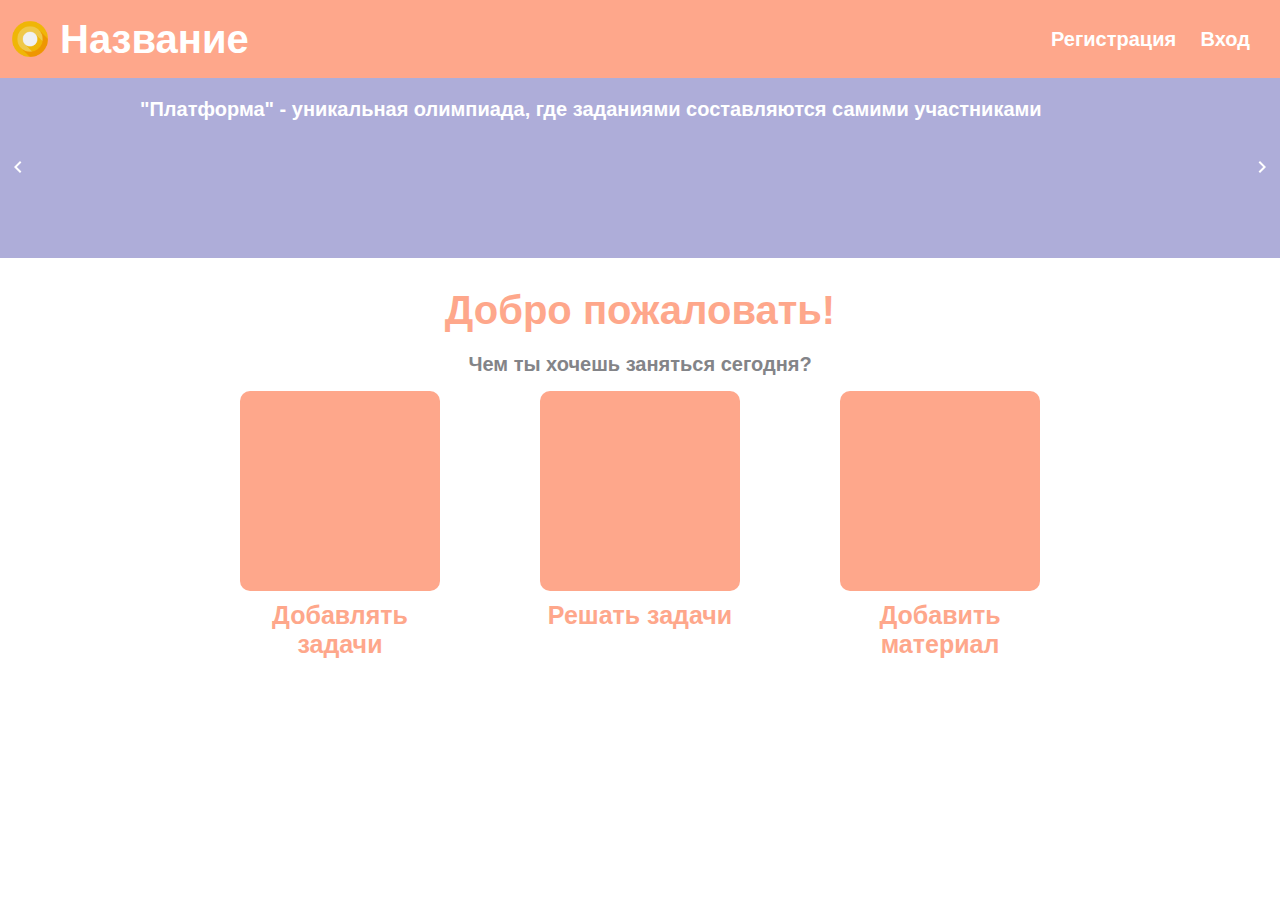
<file: index.html>
<!DOCTYPE html>
<html lang="ru">
<head>
    <meta charset="UTF-8">
    <meta name="viewport" content="width=device-width, initial-scale=1.0">
    <title>Название</title>
    <link rel="stylesheet" href="css/main.css">
</head>
<body>
    <div class="top-bar">
        <a href="index.html" class="logo">
            <img src="img/logo.png" alt="Logo" class="logo-img">
            <span class="logo-name">Название</span>
        </a>
        <div class="authent">
            <a href="signup.html" class="authent-link" id="signup">Регистрация</a>
            <a href="login.html" class="authent-link" id="login">Вход</a>
        </div>
        <a href="profile.html" class="user hide">
            <img src="img/avatar.jpg" alt="Avatar" class="user-avatar">
            <div class="user-info">
                <span class="user-name">Имя Фамилия</span><br>
                <span class="user-authent">вход выполнен</span>
            </div>
        </a>
    </div>
    <div class="phylosophy">
        <button class="phylosophy-slider-back"><img class="phylosophy-arrow-back" src="img/slider_arrow.svg" alt="back"></button>
        <div class="phylosophy-slider">
            <p class="phylosophy-text phylosophy-slider-1 active">"Платформа" - уникальная олимпиада, где заданиями составляются самими участниками</p>
            <p class="phylosophy-text phylosophy-slider-2">На сайте ты сможешь: <br>
                - решать существующие задания <br>
                - составлять свои <br>
                - собирать собственные подборки своих заданий <br>
                - использовать задания из банка в своих личных целях <br>
            </p>
            <p class="phylosophy-text phylosophy-slider-3">С помощью нашей олимпиады ты сможешь значительно улучшить процесс своего самообразования</p>
        </div>
        <button class="phylosophy-slider-forward"><img class="phylosophy-arrow-forward" src="img/slider_arrow.svg" alt="forward"></button>
    </div>
    <div class="welcome">
        <h1 class="welcome-h">Добро пожаловать!</h1>
        <h5 class="welcome-subh">Чем ты хочешь заняться сегодня?</h5>
        <div class="actions">
            <a href="addtask.html" class="action" id="add-action">
                <div class="action-img"></div>
                <span class="action-info">Добавлять задачи</span>
            </a>
            <a href="tasks.html" class="action" id="solve-action">
                <div class="action-img"></div>
                <span class="action-info">Решать задачи</span>
            </a>
            <a href="addcontent.html" class="action" id="add-content-action">
                <div class="action-img"></div>
                <span class="action-info">Добавить материал</span>
            </a>
        </div>
    </div>

    <script src="js/phylosophy_slider.js"></script>
</body>
</html>
</file>
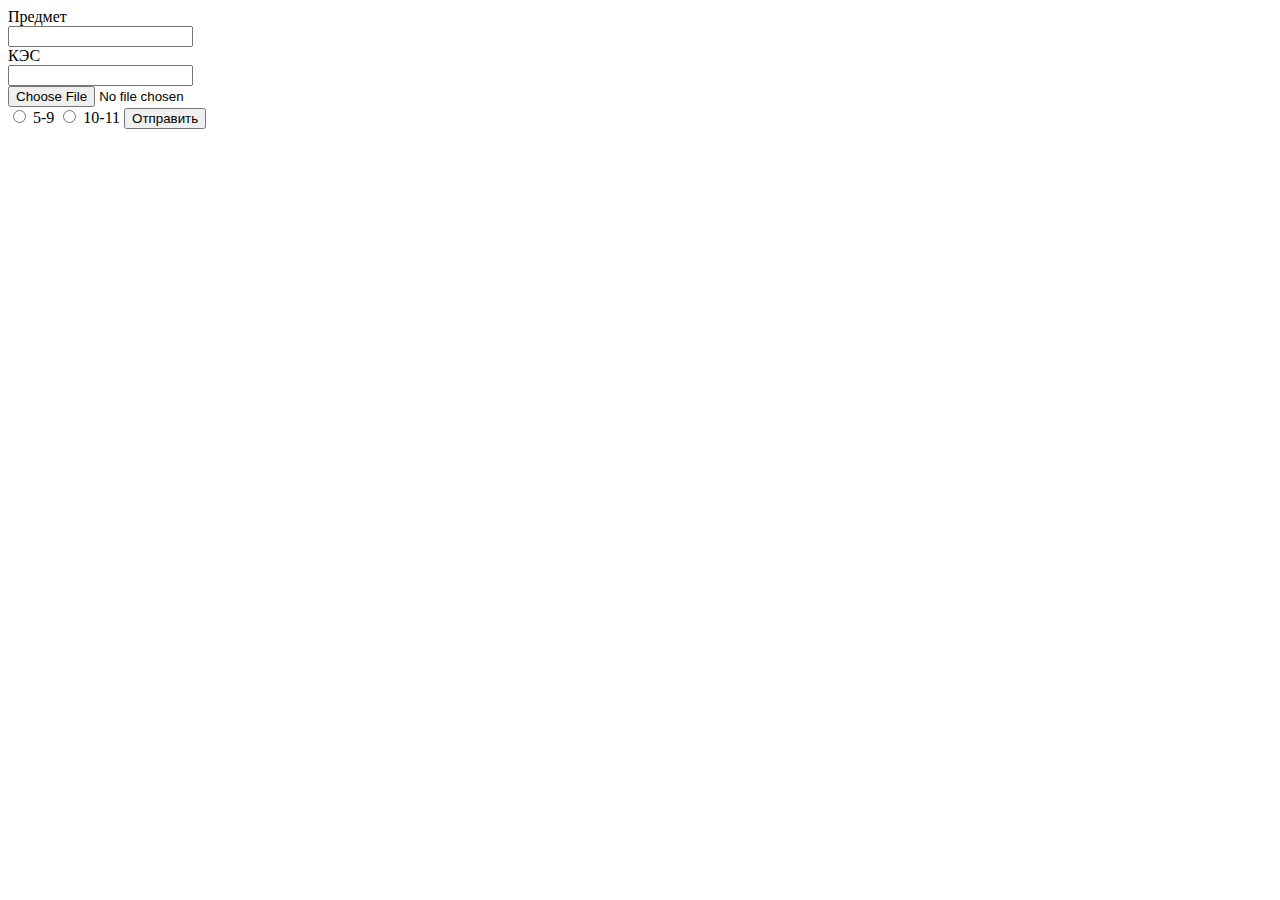
<file: addcontent.html>
<!DOCTYPE html>
<html lang="ru">
<head>
    <meta charset="UTF-8">
    <meta name="viewport" content="width=device-width, initial-scale=1.0">
    <title>Добавить материал</title>
</head>
<body>
    <form id="add-content">
        <label for="subject">Предмет</label><br>
        <input type="text" name="subject" id="subject"><br>
        <label for="kec">КЭС</label><br>
        <input type="text" id="kec" name="kec"><br>
        <input type="file" name="content" id="content"><br>
        <input type="radio" name="class" id="5-9">
        <label for="5-9">5-9</label>
        <input type="radio" name="class" id="10-11">
        <label for="10-11">10-11</label>
        <button id="add-content-btn">Отправить</button>
    </form>
</body>
</html>
</file>
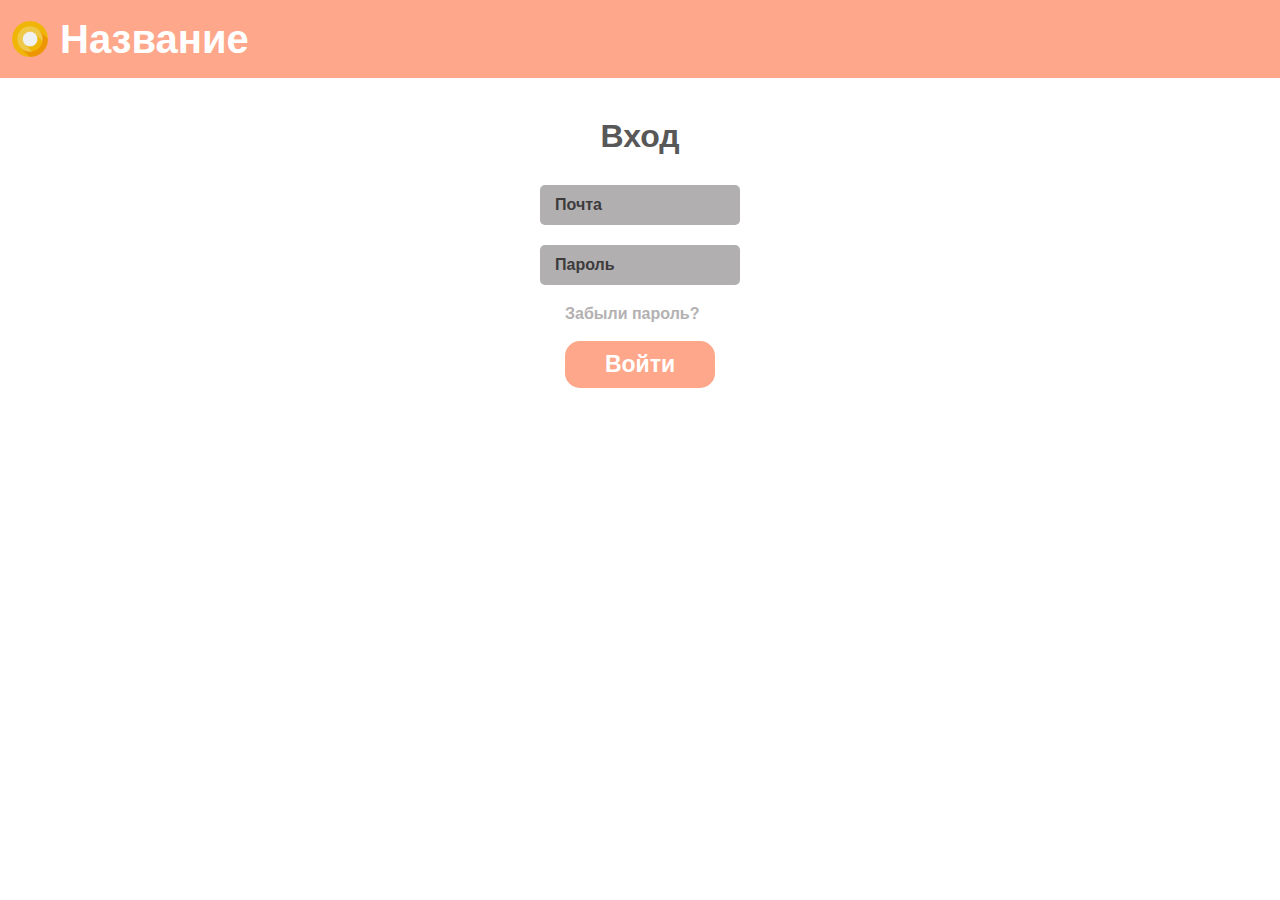
<file: login.html>
<!DOCTYPE html>
<html lang="ru">
<head>
    <meta charset="UTF-8">
    <meta name="viewport" content="width=device-width, initial-scale=1.0">
    <title>Вход</title>
    <link rel="stylesheet" href="css/login.css">
</head>
<body>
    <div class="top-bar">
        <a href="index.html" class="logo">
            <img src="img/logo.png" alt="Logo" class="logo-img">
            <span class="logo-name">Название</span>
        </a>
    </div>
    <div class="login">
        <div class="login-container">
            <h1 class="login-h">Вход</h1>
            <form class="login-form">
                <input type="text" class="login-form-input" placeholder="Почта" name="mail" id="mail">
                <input type="password" class="login-form-input" placeholder="Пароль" name="password" id="password">
                <a href="#" class="login-form-lost-pass">Забыли пароль?</a><br>
                <button class="login-form-btn" type="submit">Войти</button>
            </form>
        </div>
    </div>
</body>
</html>
</file>
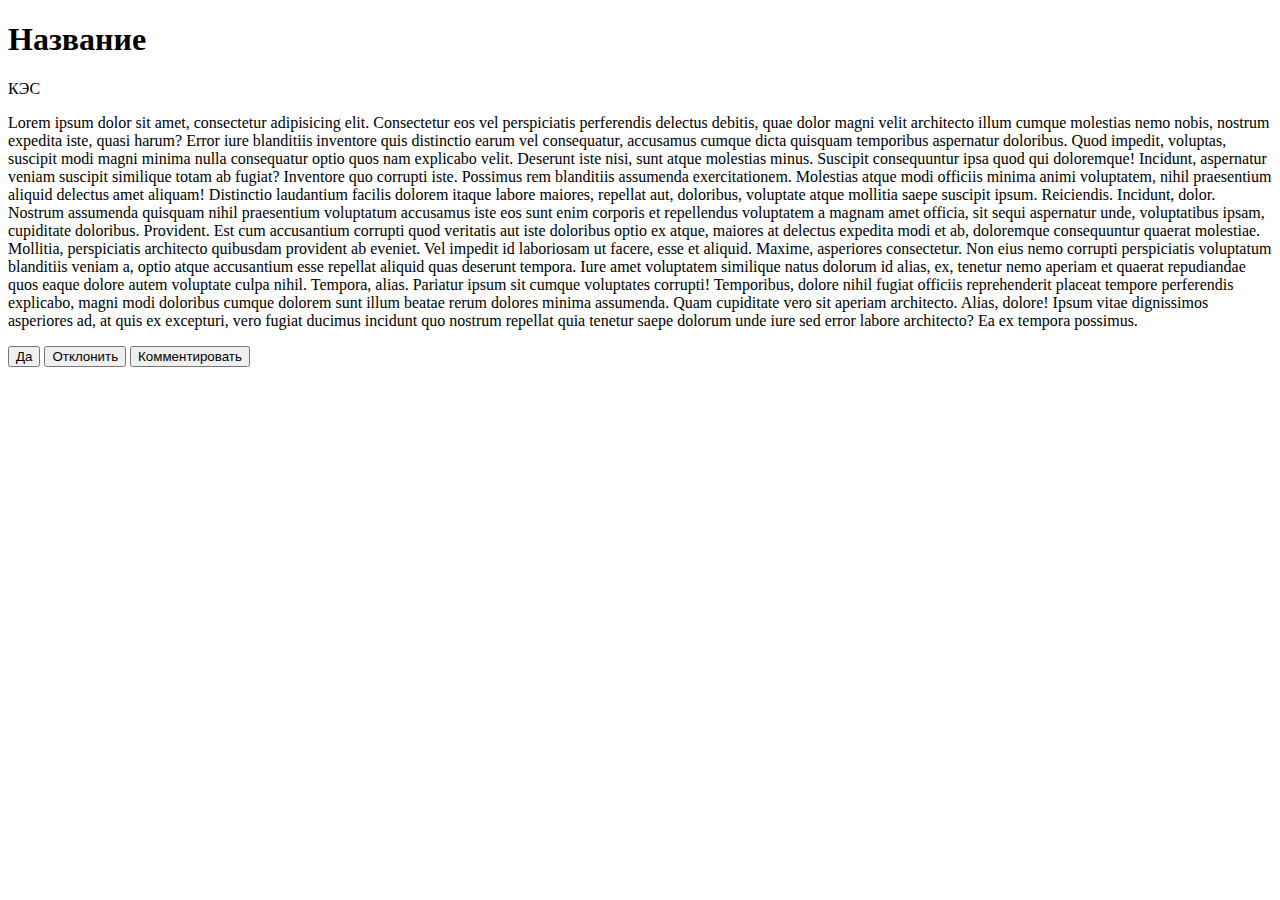
<file: modertask.html>
<!DOCTYPE html>
<html lang="ru">
<head>
    <meta charset="UTF-8">
    <meta name="viewport" content="width=device-width, initial-scale=1.0">
    <title>Document</title>
</head>
<body>
    <h1 class="name">Название</h1>
    <span class="kec">КЭС</span>
    <p class="content">Lorem ipsum dolor sit amet, consectetur adipisicing elit. Consectetur eos vel perspiciatis perferendis delectus debitis, quae dolor magni velit architecto illum cumque molestias nemo nobis, nostrum expedita iste, quasi harum?
    Error iure blanditiis inventore quis distinctio earum vel consequatur, accusamus cumque dicta quisquam temporibus aspernatur doloribus. Quod impedit, voluptas, suscipit modi magni minima nulla consequatur optio quos nam explicabo velit.
    Deserunt iste nisi, sunt atque molestias minus. Suscipit consequuntur ipsa quod qui doloremque! Incidunt, aspernatur veniam suscipit similique totam ab fugiat? Inventore quo corrupti iste. Possimus rem blanditiis assumenda exercitationem.
    Molestias atque modi officiis minima animi voluptatem, nihil praesentium aliquid delectus amet aliquam! Distinctio laudantium facilis dolorem itaque labore maiores, repellat aut, doloribus, voluptate atque mollitia saepe suscipit ipsum. Reiciendis.
    Incidunt, dolor. Nostrum assumenda quisquam nihil praesentium voluptatum accusamus iste eos sunt enim corporis et repellendus voluptatem a magnam amet officia, sit sequi aspernatur unde, voluptatibus ipsam, cupiditate doloribus. Provident.
    Est cum accusantium corrupti quod veritatis aut iste doloribus optio ex atque, maiores at delectus expedita modi et ab, doloremque consequuntur quaerat molestiae. Mollitia, perspiciatis architecto quibusdam provident ab eveniet.
    Vel impedit id laboriosam ut facere, esse et aliquid. Maxime, asperiores consectetur. Non eius nemo corrupti perspiciatis voluptatum blanditiis veniam a, optio atque accusantium esse repellat aliquid quas deserunt tempora.
    Iure amet voluptatem similique natus dolorum id alias, ex, tenetur nemo aperiam et quaerat repudiandae quos eaque dolore autem voluptate culpa nihil. Tempora, alias. Pariatur ipsum sit cumque voluptates corrupti!
    Temporibus, dolore nihil fugiat officiis reprehenderit placeat tempore perferendis explicabo, magni modi doloribus cumque dolorem sunt illum beatae rerum dolores minima assumenda. Quam cupiditate vero sit aperiam architecto. Alias, dolore!
    Ipsum vitae dignissimos asperiores ad, at quis ex excepturi, vero fugiat ducimus incidunt quo nostrum repellat quia tenetur saepe dolorum unde iure sed error labore architecto? Ea ex tempora possimus.</p>
    <button name="accept">Да</button>
    <button name="reject">Отклонить</button>
    <button name="comment">Комментировать</button>
</body>
</html>
</file>
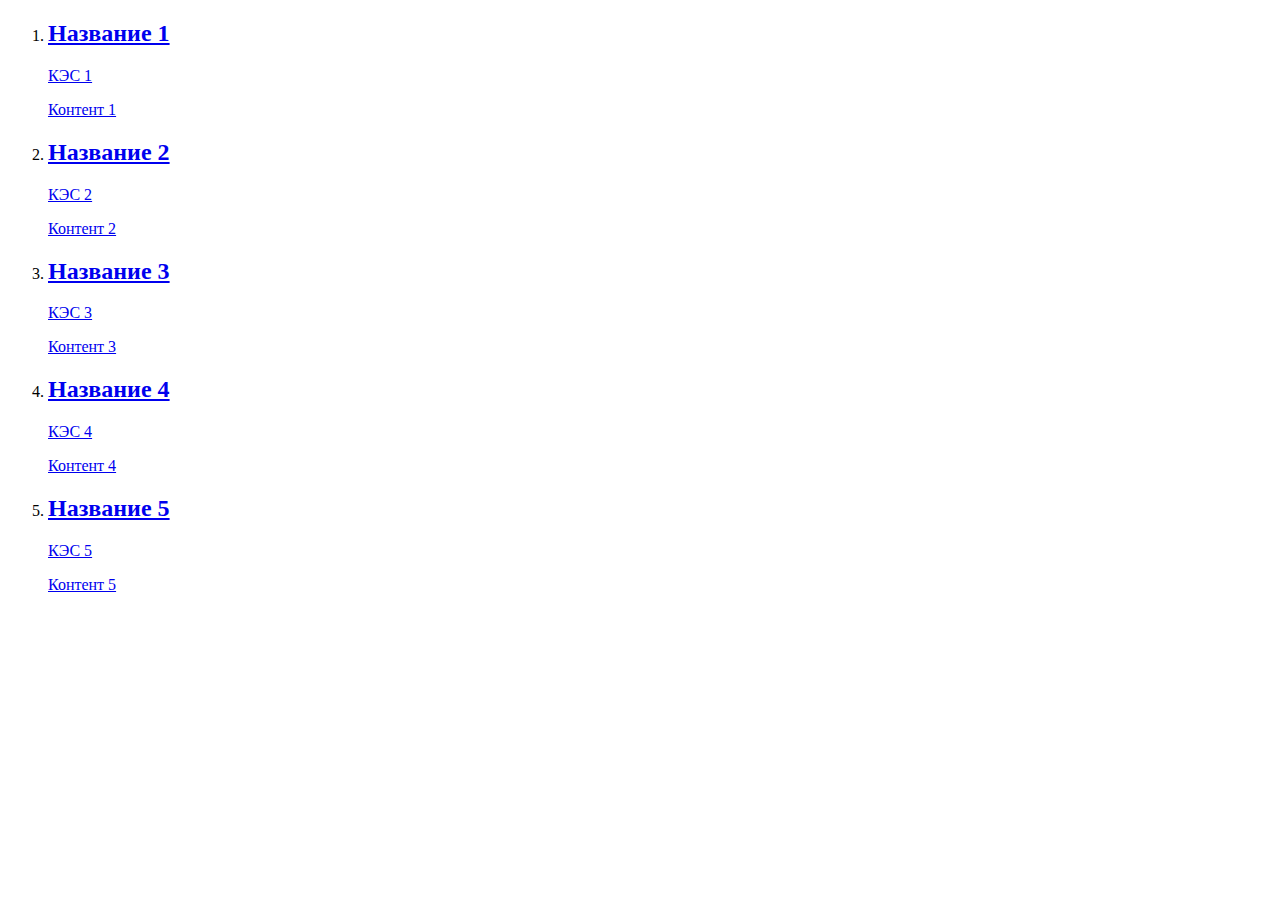
<file: modertasks.html>
<!DOCTYPE html>
<html lang="ru">
<head>
    <meta charset="UTF-8">
    <meta name="viewport" content="width=device-width, initial-scale=1.0">
    <title>Document</title>
</head>
<body>
    <ol>
        <li>
            <a href="modertask.html">
                <h2 class="name">Название 1</h2>
                <span class="kec">КЭС 1</span>
                <p class="content">Контент 1</p>
            </a>
        </li>
        <li>
            <a href="modertask.html">
                <h2 class="name">Название 2</h2>
                <span class="kec">КЭС 2</span>
                <p class="content">Контент 2</p>
            </a>
        </li>
        <li>
            <a href="modertask.html">
                <h2 class="name">Название 3</h2>
                <span class="kec">КЭС 3</span>
                <p class="content">Контент 3</p>
            </a>
        </li>
        <li>
            <a href="modertask.html">
                <h2 class="name">Название 4</h2>
                <span class="kec">КЭС 4</span>
                <p class="content">Контент 4</p>
            </a>
        </li>
        <li>
            <a href="modertask.html">
                <h2 class="name">Название 5</h2>
                <span class="kec">КЭС 5</span>
                <p class="content">Контент 5</p>
            </a>
        </li>
    </ol>
</body>
</html>
</file>
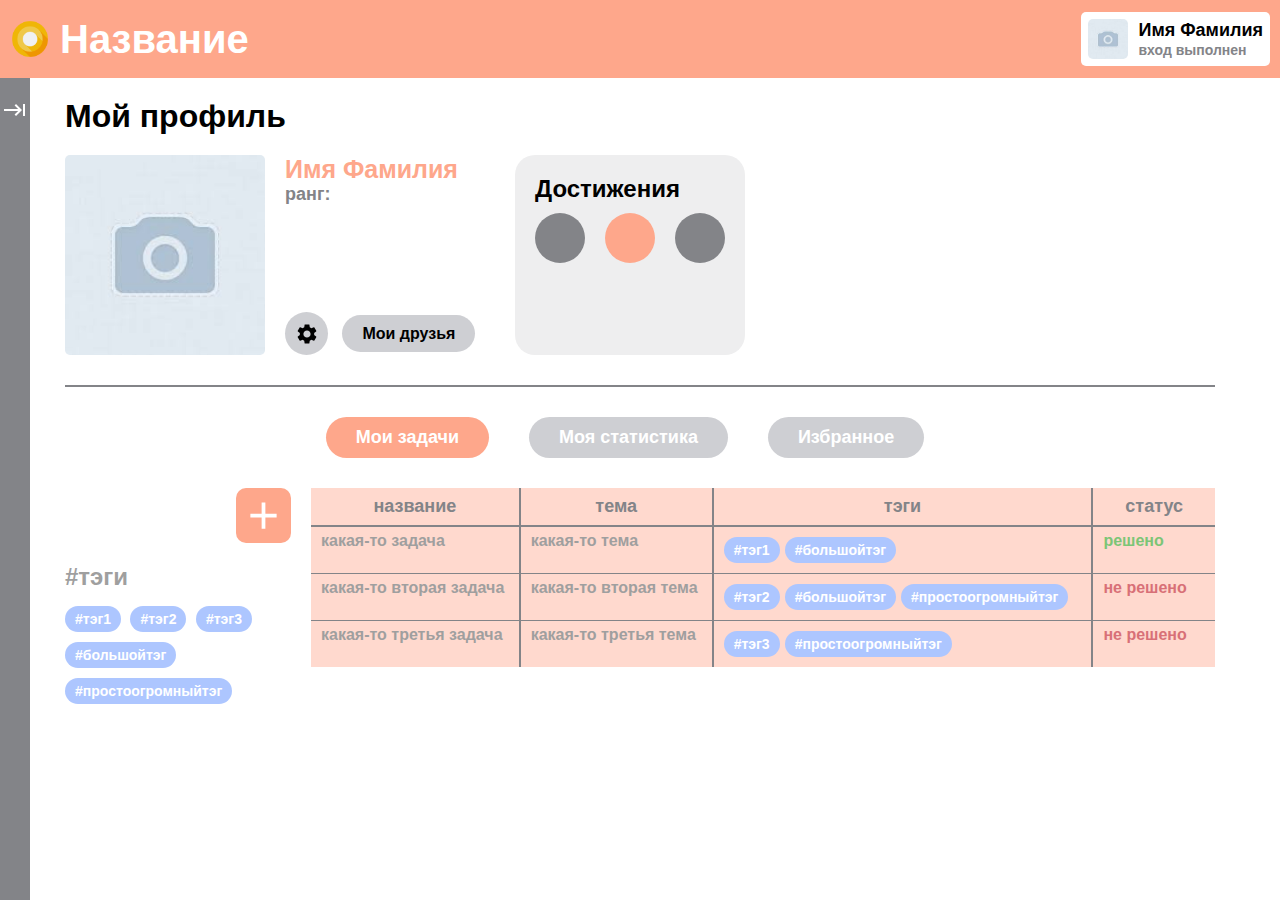
<file: profile.html>
<!DOCTYPE html>
<html lang="ru">
<head>
    <meta charset="UTF-8">
    <meta name="viewport" content="width=device-width, initial-scale=1.0">
    <title>Мой профиль</title>
    <link rel="stylesheet" href="css/profile.css">
</head>
<body>
    <div class="top-bar">
        <a href="index.html" class="logo">
            <img src="img/logo.png" alt="Logo" class="logo-img">
            <span class="logo-name">Название</span>
        </a>
        <a href="profile.html" class="user">
            <img src="img/avatar.jpg" alt="Avatar" class="user-avatar">
            <div class="user-info">
                <span class="user-name">Имя Фамилия</span><br>
                <span class="user-authent">вход выполнен</span>
            </div>
        </a>
    </div>
    <div class="sidebar hide">
        <div class="sidebar-hide">
            <span class="sidebar-hide-btn">Свернуть</span><img src="img/sidebar_arrow.svg" class="sidebar-burger"></img>
        </div>
        <nav class="nav">
            <a href="#" class="nav-link">Мой профиль</a>
            <a href="#" class="nav-link">Уведомления</a>
            <a href="#" class="nav-link">Новости</a>
            <a href="#" class="nav-link">Задачи</a>
            <a href="#" class="nav-link">Рейтинг</a>
        </nav>
    </div>
    <div class="profile">
        <h1 class="profile-h">Мой профиль</h1>
        <div class="profile-main">
            <img src="./img/avatar.jpg" alt="A" class="profile-avatar">
            <div class="profile-info">
                <div class="profile-info-main">
                    <span class="profile-name">Имя Фамилия</span>
                    <span class="profile-type">ранг: <span class="profile-rank"></span></span>
                </div>
                <div class="profile-info-interactive">
                    <a href="settings.html" class="profile-settings">
                        <svg width="24" height="24" viewBox="0 0 24 24" fill="none" xmlns="http://www.w3.org/2000/svg">
                            <path d="M19.14 12.94C19.18 12.64 19.2 12.33 19.2 12C19.2 11.68 19.18 11.36 19.13 11.06L21.16 9.48002C21.34 9.34002 21.39 9.07002 21.28 8.87002L19.36 5.55002C19.24 5.33002 18.99 5.26002 18.77 5.33002L16.38 6.29002C15.88 5.91002 15.35 5.59002 14.76 5.35002L14.4 2.81002C14.36 2.57002 14.16 2.40002 13.92 2.40002H10.08C9.84 2.40002 9.65 2.57002 9.61 2.81002L9.25 5.35002C8.66 5.59002 8.12 5.92002 7.63 6.29002L5.24 5.33002C5.02 5.25002 4.77 5.33002 4.65 5.55002L2.74 8.87002C2.62 9.08002 2.66 9.34002 2.86 9.48002L4.89 11.06C4.84 11.36 4.8 11.69 4.8 12C4.8 12.31 4.82 12.64 4.87 12.94L2.84 14.52C2.66 14.66 2.61 14.93 2.72 15.13L4.64 18.45C4.76 18.67 5.01 18.74 5.23 18.67L7.62 17.71C8.12 18.09 8.65 18.41 9.24 18.65L9.6 21.19C9.65 21.43 9.84 21.6 10.08 21.6H13.92C14.16 21.6 14.36 21.43 14.39 21.19L14.75 18.65C15.34 18.41 15.88 18.09 16.37 17.71L18.76 18.67C18.98 18.75 19.23 18.67 19.35 18.45L21.27 15.13C21.39 14.91 21.34 14.66 21.15 14.52L19.14 12.94ZM12 15.6C10.02 15.6 8.4 13.98 8.4 12C8.4 10.02 10.02 8.40002 12 8.40002C13.98 8.40002 15.6 10.02 15.6 12C15.6 13.98 13.98 15.6 12 15.6Z" fill="#000000"/>
                        </svg>
                    </a>
                    <a href="friends.html" class="profile-friends">Мои друзья</a>
                </div>
            </div>
            <div class="profile-achieves">
                <h2 class="achieves-h">Достижения</h2>
                <div class="profile-achieves-block">
                    <div class="profile-achievement"></div>
                    <div class="profile-achievement"></div>
                    <div class="profile-achievement"></div>
                </div>
            </div>
        </div>
        <div class="profile-tabs-btns">
            <button href="#" class="profile-tab-btn active" id="tasks">Мои задачи</button>
            <button href="#" class="profile-tab-btn" id="stats">Моя статистика</button>
            <button href="#" class="profile-tab-btn" id="favourite">Избранное</button>
        </div>
        <div class="tasks-tab active">
            <div class="tasks-interact">
                <a href="addtask.html" class="add-task" data-tooltip="Добавить новую задачу"><img src="img/add.svg" alt="+" class="add-task-icon"></a>
                <div class="tasks-tags">
                    <h2 class="tasks-tags-h">#тэги</h2>
                    <span class="tasks-tag tasks-tag-btn" data-bg="#fbc89d">тэг1</span>
                    <span class="tasks-tag tasks-tag-btn" data-bg="#dcc7ff">тэг2</span>
                    <span class="tasks-tag tasks-tag-btn" data-bg="#cae59e">тэг3</span>
                    <span class="tasks-tag tasks-tag-btn" data-bg="#86b38c">большойтэг</span>
                    <span class="tasks-tag tasks-tag-btn" data-bg="#adc6ff">простоогромныйтэг</span>
                </div>
            </div>
            <div class="tasks-list">
                <table class="tasks-list-table">
                    <tr class="tasks-list-head">
                        <th class="tasks-list-th">название</th>
                        <th class="tasks-list-th">тема</th>
                        <th class="tasks-list-th">тэги</th>
                        <th class="tasks-list-th">статус</th>
                    </tr>
                    <tr class="tasks-list-tr">
                        <td class="tasks-list-td">какая-то задача</td>
                        <td class="tasks-list-td">какая-то тема</td>
                        <td class="tasks-list-td"><span class="tasks-tag">тэг1</span><span class="tasks-tag">большойтэг</span></td>
                        <td class="tasks-list-td" data-solved="true">решено</td>
                    </tr>
                    <tr class="tasks-list-tr">
                        <td class="tasks-list-td">какая-то вторая задача</td>
                        <td class="tasks-list-td">какая-то вторая тема</td>
                        <td class="tasks-list-td"><span class="tasks-tag">тэг2</span><span class="tasks-tag">большойтэг</span><span class="tasks-tag">простоогромныйтэг</span></td>
                        <td class="tasks-list-td" data-solved="false">не решено</td>
                    </tr>
                    <tr class="tasks-list-tr">
                        <td class="tasks-list-td">какая-то третья задача</td>
                        <td class="tasks-list-td">какая-то третья тема</td>
                        <td class="tasks-list-td"><span class="tasks-tag">тэг3</span><span class="tasks-tag">простоогромныйтэг</span></td>
                        <td class="tasks-list-td" data-solved="false">не решено</td>
                    </tr>
                </table>
            </div>
        </div>
        <div class="stats-tab">
            <span class="stats-category-open" data-category="stats-all-tasks">По всем заданиям</span><br>
            <div class="stats-category active" id="stats-all-tasks">
                <p class="stats-category-text">Всего решено: <span class="all-total-tasks-count"></span></p>
                <p class="stats-category-text">Верно решенные: <span class="all-right-tasks-count"></span></p>
                <p class="stats-category-text">Неверно решенные: <span class="all-wrong-tasks-count"></span></span>
                <p class="stats-category-text">Процент верно решенных: <span class="all-tasks-percentage"></span></p>
            </div>
            <span class="stats-category-open" data-category="stats-by-subject">По предметам</span>
            <select class="stats-category-selector">
                <option value="maths" class="stats-category-selector-option">Математика</option>
                <option value="russian" class="stats-category-selector-option">Русский язык</option>
                <option value="english" class="stats-category-selector-option">Английский язык</option>
            </select>
            <div class="stats-category" id="stats-by-subject">
                <p class="stats-category-text">Всего решено: <span class="total-tasks-count"></span></p>
                <p class="stats-category-text">Верно решенные: <span class="right-tasks-count"></span></p>
                <p class="stats-category-text">Неверно решенные: <span class="wrong-tasks-count"></span></p>
                <p class="stats-category-text">Процент верно решенных: <span class="tasks-percentage"></span></p>
            </div>
        </div>
        <div class="favourite-tab">
            <div class="tasks-interact">
                <div class="tasks-tags">
                    <h2 class="tasks-tags-h">#тэги</h2>
                    <span class="tasks-tag tasks-tag-btn" data-bg="#fbc89d">тэг1</span>
                    <span class="tasks-tag tasks-tag-btn" data-bg="#dcc7ff">тэг2</span>
                    <span class="tasks-tag tasks-tag-btn" data-bg="#cae59e">тэг3</span>
                    <span class="tasks-tag tasks-tag-btn" data-bg="#86b38c">большойтэг</span>
                    <span class="tasks-tag tasks-tag-btn" data-bg="#adc6ff">простоогромныйтэг</span>
                </div>
            </div>
            <div class="tasks-list">
                <table class="tasks-list-table">
                    <tr class="tasks-list-head">
                        <th class="tasks-list-th">название</th>
                        <th class="tasks-list-th">тема</th>
                        <th class="tasks-list-th">тэги</th>
                        <th class="tasks-list-th">статус</th>
                    </tr>
                    <tr class="tasks-list-tr">
                        <td class="tasks-list-td">какая-то задача</td>
                        <td class="tasks-list-td">какая-то тема</td>
                        <td class="tasks-list-td"><span class="tasks-tag">тэг1</span><span class="tasks-tag">большойтэг</span></td>
                        <td class="tasks-list-td" data-solved="true">решено</td>
                    </tr>
                    <tr class="tasks-list-tr">
                        <td class="tasks-list-td">какая-то вторая задача</td>
                        <td class="tasks-list-td">какая-то вторая тема</td>
                        <td class="tasks-list-td"><span class="tasks-tag">тэг2</span><span class="tasks-tag">большойтэг</span><span class="tasks-tag">простоогромныйтэг</span></td>
                        <td class="tasks-list-td" data-solved="false">не решено</td>
                    </tr>
                    <tr class="tasks-list-tr">
                        <td class="tasks-list-td">какая-то третья задача</td>
                        <td class="tasks-list-td">какая-то третья тема</td>
                        <td class="tasks-list-td"><span class="tasks-tag">тэг3</span><span class="tasks-tag">простоогромныйтэг</span></td>
                        <td class="tasks-list-td" data-solved="false">не решено</td>
                    </tr>
                </table>
            </div>
        </div>
    </div>

    <script src="js/sidebar.js"></script>
    <script src="js/profile_tabs.js"></script>
</body>
</html>
</file>
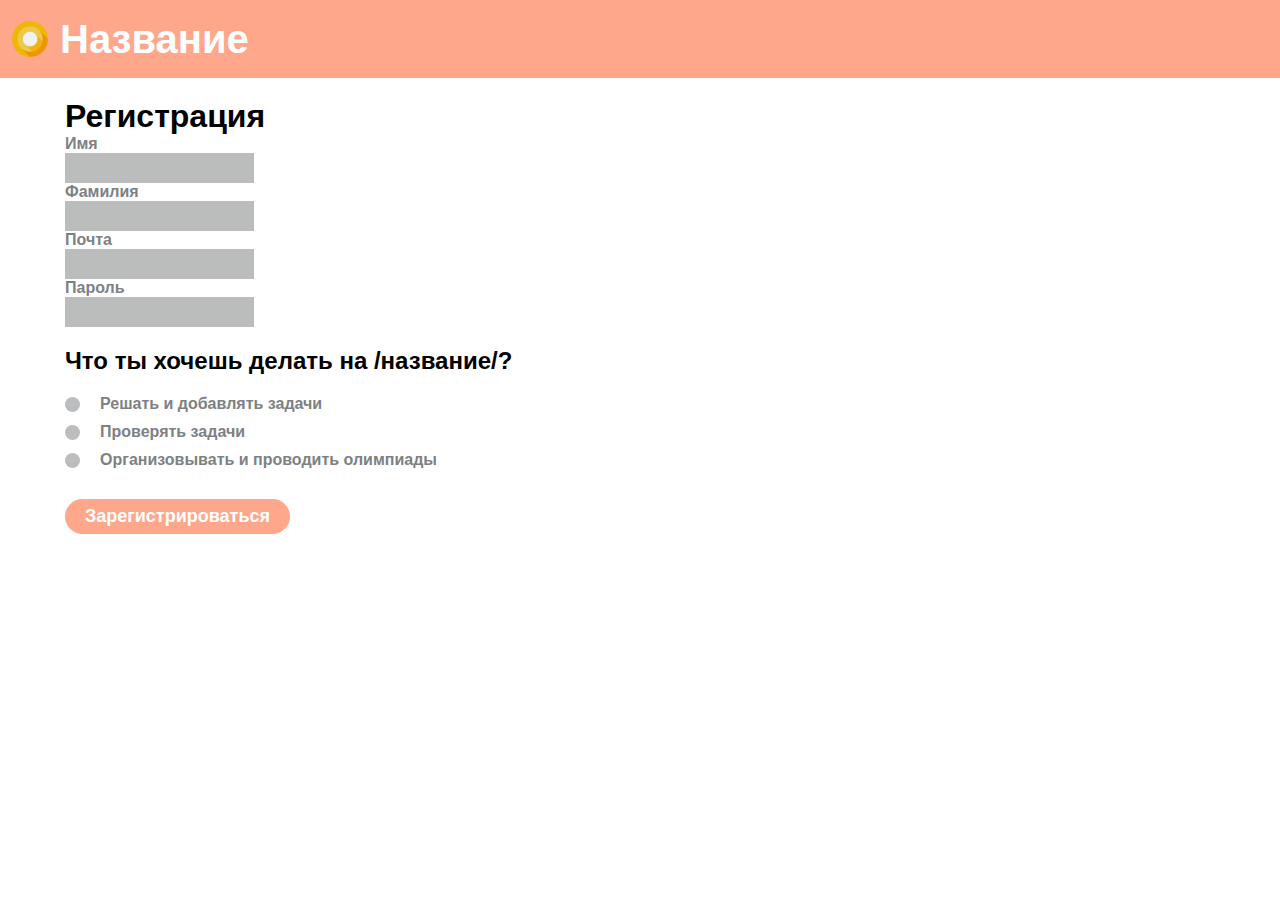
<file: signup.html>
<!DOCTYPE html>
<html lang="ru">
<head>
    <meta charset="UTF-8">
    <meta name="viewport" content="width=device-width, initial-scale=1.0">
    <title>Регистрация</title>
    <link rel="stylesheet" href="css/signup.css">
</head>
<body>
    <div class="top-bar">
        <a href="index.html" class="logo">
            <img src="img/logo.png" alt="Logo" class="logo-img">
            <span class="logo-name">Название</span>
        </a>
    </div>
    <div class="signup">
        <div class="container">
            <h1 class="signup-h">Регистрация</h1>
            <form class="signup-form">
                <label class="signup-form-label" for="name">Имя</label><br>
                <input class="signup-form-input" type="text" name="name" id="name"><br>
                <label class="signup-form-label" for="surname">Фамилия</label><br>
                <input class="signup-form-input" type="text" name="surname" id="surname"><br>
                <label class="signup-form-label" for="mail">Почта</label><br>
                <input class="signup-form-input" type="text" name="mail" id="mail"><br>
                <label class="signup-form-label" for="password">Пароль</label><br>
                <input class="signup-form-input" type="password" name="password" id="password">
                <h2 class="signup-subh">Что ты хочешь делать на /название/?</h2>
                <input class="signup-form-checkbox" type="checkbox" name="preference" value="solve-add" id="solve-add">
                <label class="signup-form-checkbox-label" for="solve-add">Решать и добавлять задачи</label><br>
                <input class="signup-form-checkbox" type="checkbox" name="preference" value="check" id="check"> 
                <label class="signup-form-checkbox-label" for="check">Проверять задачи</label><br>
                <input class="signup-form-checkbox" type="checkbox" name="preference" value="olimp" id="olimp">
                <label class="signup-form-checkbox-label" for="olimp">Организовывать и проводить олимпиады</label><br>
                <button class="signup-form-btn" type="submit">Зарегистрироваться</button>
            </form>
        </div>
    </div>
</body>
</html>
</file>
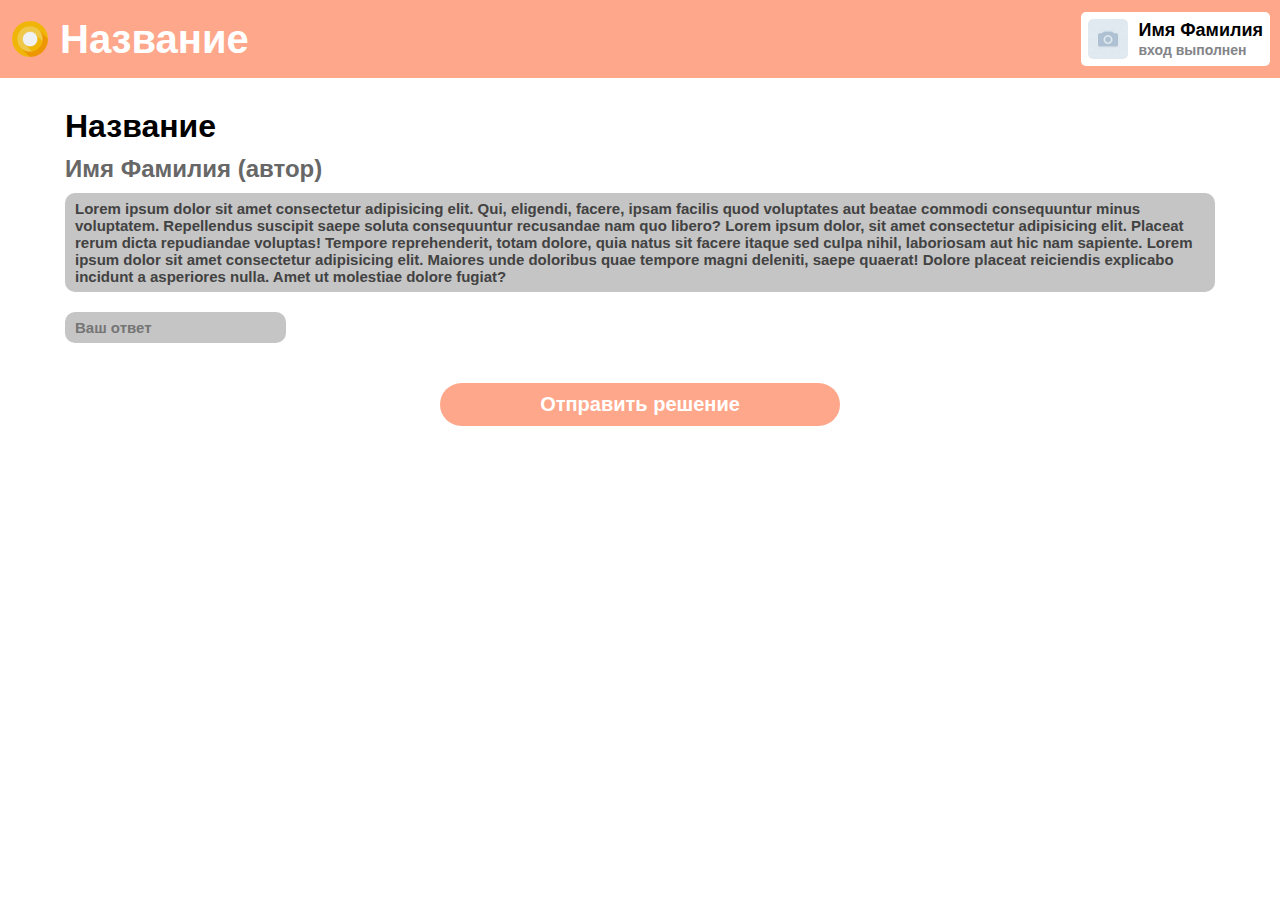
<file: taskpage.html>
<!DOCTYPE html>
<html lang="ru">
<head>
    <meta charset="UTF-8">
    <meta name="viewport" content="width=device-width, initial-scale=1.0">
    <title>Задача</title>
    <link rel="stylesheet" href="css/taskpage.css">
</head>
<body>
    <div class="top-bar">
        <a href="index.html" class="logo">
            <img src="img/logo.png" alt="Logo" class="logo-img">
            <span class="logo-name">Название</span>
        </a>
        <a href="profile.html" class="user">
            <img src="img/avatar.jpg" alt="Avatar" class="user-avatar">
            <div class="user-info">
                <span class="user-name">Имя Фамилия</span><br>
                <span class="user-authent">вход выполнен</span>
            </div>
        </a>
    </div>
    <div class="task">
        <div class="container">
            <h1 class="task-name">Название</h1>
            <h2 class="task-author">Имя Фамилия (автор)</h2>
            <p class="task-text">Lorem ipsum dolor sit amet consectetur adipisicing elit. Qui, eligendi, facere, ipsam facilis quod voluptates aut beatae commodi consequuntur minus voluptatem. Repellendus suscipit saepe soluta consequuntur recusandae nam quo libero? Lorem ipsum dolor, sit amet consectetur adipisicing elit. Placeat rerum dicta repudiandae voluptas! Tempore reprehenderit, totam dolore, quia natus sit facere itaque sed culpa nihil, laboriosam aut hic nam sapiente. Lorem ipsum dolor sit amet consectetur adipisicing elit. Maiores unde doloribus quae tempore magni deleniti, saepe quaerat! Dolore placeat reiciendis explicabo incidunt a asperiores nulla. Amet ut molestiae dolore fugiat?</p>
            <form class="send-answer">
                <input type="text" name="answer" id="answer" class="answer" placeholder="Ваш ответ">
                <button class="send-btn">Отправить решение</button>
            </form>
        </div>
    </div>
</body>
</html>
</file>
<file: css/main.css>
@import 'style.css';

.phylosophy {
    background: #aeadd9;
    min-height: 258px;
    padding: 98px 60px 20px 60px;
    position: relative;
}
.phylosophy-slider-back {
    outline: none;
    cursor: pointer;
    position: absolute;
    top: 78px;
    left: 0;
    height: calc(100% - 78px);
    border: none;
    background: transparent;
}
.phylosophy-slider-back:hover {
    background: linear-gradient(to right, rgba(255, 255, 255, 0.384) 0%, transparent 100%);
}
.phylosophy-slider-forward {
    outline: none;
    cursor: pointer;
    position: absolute;
    top: 78px;
    right: 0;
    height: calc(100% - 78px);
    border: none;
    background: transparent;
}
.phylosophy-slider-forward:hover {
    background: linear-gradient(to left, rgba(255, 255, 255, 0.384) 0%, transparent 100%);
}
.phylosophy-arrow-forward {
    transform: rotate(180deg);
}
.phylosophy-slider {
    width: 1000px;
    margin: auto;
    overflow: hidden;
}
.phylosophy-text {
    font-size: 20px;
    font-weight: 900;
    color: #fff;
    display: none;
}
.phylosophy-text.active {
    display: block;
}
.welcome {
    padding-top: 30px;
}
.welcome-h {
    color: #fea78b;
    font-size: 40px;
    text-align: center;
    margin-bottom: 20px;
}
.welcome-subh {
    color: #838488;
    text-align: center;
    font-size: 20px;
    margin-bottom: 15px;
}
.actions {
    display: flex;
    justify-content: space-between;
    width: 800px;
    margin: auto;
}
.action {
    width: 200px;
    text-decoration: none;
}
.action-img {
    width: 200px;
    height: 200px;
    background: #fea78b;
    border-radius: 10px;
    margin-bottom: 10px;
}
.action-info {
    display: block;
    text-align: center;
    font-size: 25px;
    font-weight: bold;
    color: #fea78b;
    margin: auto;
}
</file>
<file: css/login.css>
@import 'style.css';

.login {
    padding-top: 118px;
    padding-bottom: 50px;
}
.login-h {
    font-weight: 900;
    color: #585858;
    text-align: center;
    margin-bottom: 30px;
}
.login-form-input {
    display: block;
    background: #b1afb0;
    border: none;
    border-radius: 5px;
    height: 40px;
    width: 200px;
    margin: auto;
    margin-bottom: 20px;
    padding-left: 15px;
    font-size: 16px;
    font-weight: 900;
    color: #3d3b3c;
}
.login-form-input::placeholder {
    font-size: 16px;
    font-weight: 900;
    color: #3d3b3c;
}
.login-form-lost-pass {
    width: 150px;
    display: block;
    margin: auto;
    color: #b3b1b2;
    font-weight: 900;
    text-decoration: none;
}
.login-form-btn {
    cursor: pointer;
    display: block;
    width: 150px;
    margin: auto;
    padding: 10px 0;
    font-weight: 900;
    font-size: 23px;
    color: #ffffff;
    background: #fea78b;
    border: none;
    border-radius: 15px;
}
.login-form-btn:hover {
    background: #aa705c;
}
</file>
<file: css/profile.css>
@import 'style.css';

.profile {
    padding: 98px 0 50px 0;
    transition: 1s;
    max-width: 1150px;
    margin: auto;
}
.profile-h {
    font-weight: 900;
    color: #000;
    margin-bottom: 20px;
}
.profile-main {
    display: flex;
    padding-bottom: 30px;
    margin-bottom: 30px;
    border-bottom: 2px solid #838488;
}
.profile-avatar {
    width: 200px;
    height: 200px;
    object-fit: cover;
    margin-right: 20px;
    border-radius: 5px;
}
.profile-info {
    margin-right: 20px;
    min-width: 210px;
    display: flex;
    flex-direction: column;
    justify-content: space-between;
}
.profile-name {
    display: block;
    font-weight: 900;
    color: #fea78b;
    font-size: 25px;
}
.profile-type {
    display: block;
    color: #838488;
    font-weight: 900;
    font-size: 18px;
}
.profile-info-interactive > a {
    text-decoration: none !important;
}
.profile-settings {
    display: inline-block;
    cursor: pointer;
    vertical-align: middle;
    margin: 0;
    padding: 9.5px;
    width: 43px;
    height: 43px;
    border: none;
    border-radius: 50%;
    background: #cecfd3;
}
.profile-friends {
    margin-left: 10px;
    vertical-align: middle;
    background: #cecfd3;
    padding: 10px 20px;
    font-weight: 900;
    color: #000;
    border-radius: 50px;
}
.profile-achieves {
    background: #eeeeef;
    border-radius: 20px;
    padding: 20px;
    padding-right: 0;
    margin-right: 20px;
}
.achieves-h {
    color: #000;
    font-weight: 900;
    margin-bottom: 10px;
}
.profile-achieves-block {
    display: flex;
    flex-wrap: wrap;
}
.profile-achievement {
    width: 50px;
    height: 50px;
    border-radius: 50%;
    background: #fea78b;
    margin-right: 20px;
    margin-bottom: 20px;
}
.profile-achievement:nth-child(odd) {
    background: #838488;
}
.profile-achievement:nth-child(12n) {
    margin-right: 0 !important;
}
.profile-tabs-btns {
    display: flex;
    justify-content: center;
    padding-right: 30px;
    margin-bottom: 30px;
}
.profile-tab-btn {
    background: #cecfd3;
    padding: 10px 30px;
    border-radius: 100px;
    margin-right: 20px;
    margin-left: 20px;
    color: #ffffff;
    font-size: 18px;
    font-weight: 900;
    cursor: pointer;
    outline: none;
    border: none;
}
.profile-tab-btn.active, .profile-tab-btn:hover {
    background: #fea78b;
}
.tasks-tab {
    display: none;
    width: 100%;
}
.tasks-tab.active {
    display: flex;
}
.stats-tab {
    display: none;
}
.stats-tab.active {
    display: initial;
}
.favourite-tab {
    display: none;
    width: 100%;
}
.favourite-tab.active {
    display: flex;
}
.tasks-interact {
    display: flex;
    flex-direction: column;
    width: 20%;
    margin-right: 20px;
}
.add-task {
    text-decoration: none;
    cursor: pointer;
    align-self: flex-end;
    width: 55px;
    height: 55px;
    padding: 5px;
    border: none;
    background: #fea78b;
    border-radius: 10px;
    position: relative;
    margin-bottom: 20px;
    outline: none;
}
.add-task:hover {
    background: #aa705c;
}
.add-task::after {
    content: attr(data-tooltip);
    display: block;
    opacity: 0;
    position: absolute;
    right: -130px;
    width: 100px;
    background: #ffffff;
    border: 2px solid #000;
    color: #000;
    font-weight: 900;
    font-size: 12px;
    padding: 5px;
    text-align: left;
    transition: 1s;
    pointer-events: none;
}
.add-task:hover::after {
    opacity: 1;
}
.add-task-icon {
    width: 45px;
    height: 45px;
}
.tasks-tags-h {
    color: #9f9f9f;
    margin-bottom: 10px;
}
.tasks-tag {
    cursor: pointer;
    display: inline-block;
    background: #adc6ff;
    color: #fff;
    font-weight: 900;
    font-size: 14px;
    padding: 5px 10px;
    margin-bottom: 5px;
    margin-top: 5px;
    margin-right: 5px;
    border-radius: 50px;
}
.tasks-tag::before {
    content: '#';
}
.tasks-list {
    width: 80%;
}
.tasks-list-table {
    width: 100%;
    background: #ffd9ce;
    border-collapse: collapse;
}
.tasks-list-head {
    border-bottom: 2px solid #838488;
    font-size: 18px;
    color: #838488;
}
.tasks-list-tr:not(:nth-last-child(1)) {
    border-bottom: 1px solid #838488;
}
.tasks-list-th, .tasks-list-td {
    padding: 8px 10px;
    font-weight: 900;
    vertical-align: top;
}
.tasks-list-th:not(:nth-last-child(1)), .tasks-list-td:not(:nth-last-child(1)) {
    border-right: 2px solid #838488;
}
.tasks-list-th:nth-last-child(1) {
    min-width: 120px;
}
.tasks-list-td {
    color: #9f9f9f;
    padding: 5px 10px;
}
.tasks-list-td[data-solved="true"] {
    color: #7cc576;
}
.tasks-list-td[data-solved="false"] {
    color: #d87077;
}
.stats-category {
    display: none;
}
.stats-category.active {
    display: initial;
}
.stats-category-open {
    display: inline-block;
    font-size: 20px;
    font-weight: 900;
    margin-bottom: 10px;
    vertical-align: middle;
    cursor: pointer;
}
.stats-category-open::before {
    content: '';
    display: inline-block;
    width: 10px;
    height: 10px;
    border-radius: 50%;
    background: #000;
    margin-right: 20px;
    vertical-align: middle;
}
.stats-category-text {
    margin-bottom: 5px;
    font-weight: 900;
    font-size: 16px;
    color: #9f9f9f;
}
.stats-category-selector {
    cursor: pointer;
    background: #cecfd3;
    color: #fff;
    border: none;
    padding: 5px 10px;
    outline: none;
    font-size: 18px;
    font-weight: 900;
    margin-left: 10px;
}
</file>
<file: css/signup.css>
@import 'style.css';

.signup-h {
    padding-top: 98px;
    font-weight: 900;
}
.signup-form-label {
    color: #7d8184;
    font-weight: 900;
}
.signup-form-input {
    padding-left: 10px;
    border-radius: 0;
    border: none;
    background: #bbbdbc;
    height: 30px;
    color: #fff;
}
.signup-subh {
    margin-top: 20px;
    margin-bottom: 20px;
    font-size: 24px;
    font-weight: 900;
}
.signup-form-checkbox-label {
    display: inline-block;
    color: #7d8184;
    font-weight: 900;
    margin-bottom: 10px;
}
.signup-form-checkbox {
    display: none;
}
.signup-form-checkbox-label::before {
    content: '';
    box-sizing: border-box;
    display: inline-block;
    width: 15px;
    height: 15px;
    background: #bcbdbf;
    border-radius: 50%;
    vertical-align: middle;
    margin-right: 20px;
}
.signup-form-checkbox:checked + .signup-form-checkbox-label::before {
    content: '';
    border: 5px solid #bcbdbf;
    background: #ffffff;
}
.signup-form-btn {
    cursor: pointer;
    margin-top: 20px;
    border: none;
    border-radius: 20px;
    background: #fea78b;
    padding: 7px 20px;
    color: #fff;
    font-size: 18px;
    font-weight: 900;
}
.signup-form-btn:hover {
    background: #aa705c;
}
</file>
<file: css/taskpage.css>
@import 'style.css';

.task {
    padding-top: 108px;
}
.task-name {
    font-weight: 900;
    margin-bottom: 10px;
}
.task-author {
    color: #676767;
    font-weight: 900;
    margin-bottom: 10px;
}
.task-text {
    font-size: 15px;
    padding: 7px 10px;
    border-radius: 10px;
    background: #c5c5c5;
    color: #424242;
    font-weight: 900;
    margin-bottom: 20px;
}
.answer {
    font-size: 15px;
    padding: 7px 10px;
    border-radius: 10px;
    background: #c5c5c5;
    color: #424242;
    font-weight: 900;
    border: none;
    display: block;
    margin-bottom: 40px;
}
.send-btn {
    display: block;
    padding: 10px 0;
    font-weight: 900;
    font-size: 20px;
    background: #fea78b;
    color: #fff;
    border: none;
    border-radius: 100px;
    cursor: pointer;
    margin: auto;
    width: 400px;
}
.send-btn:hover {
    background: #aa705c;
}
</file>
